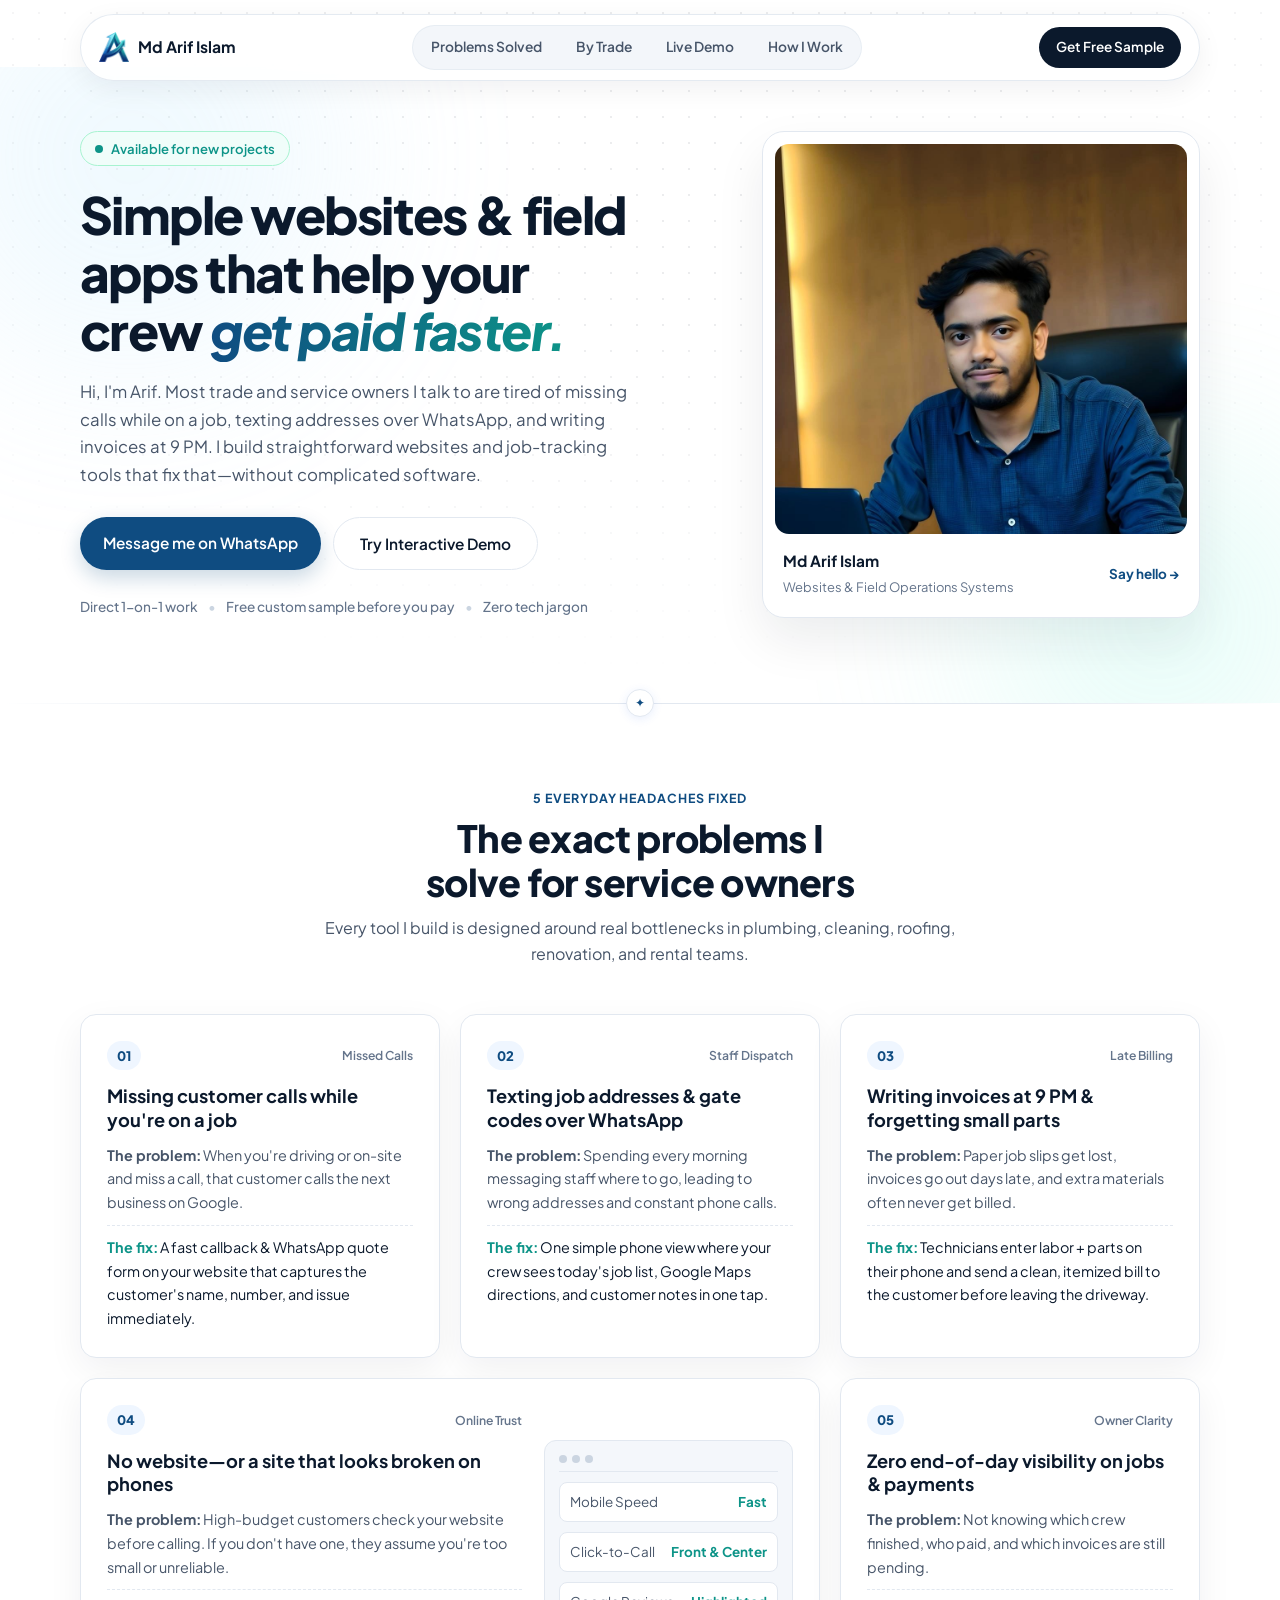
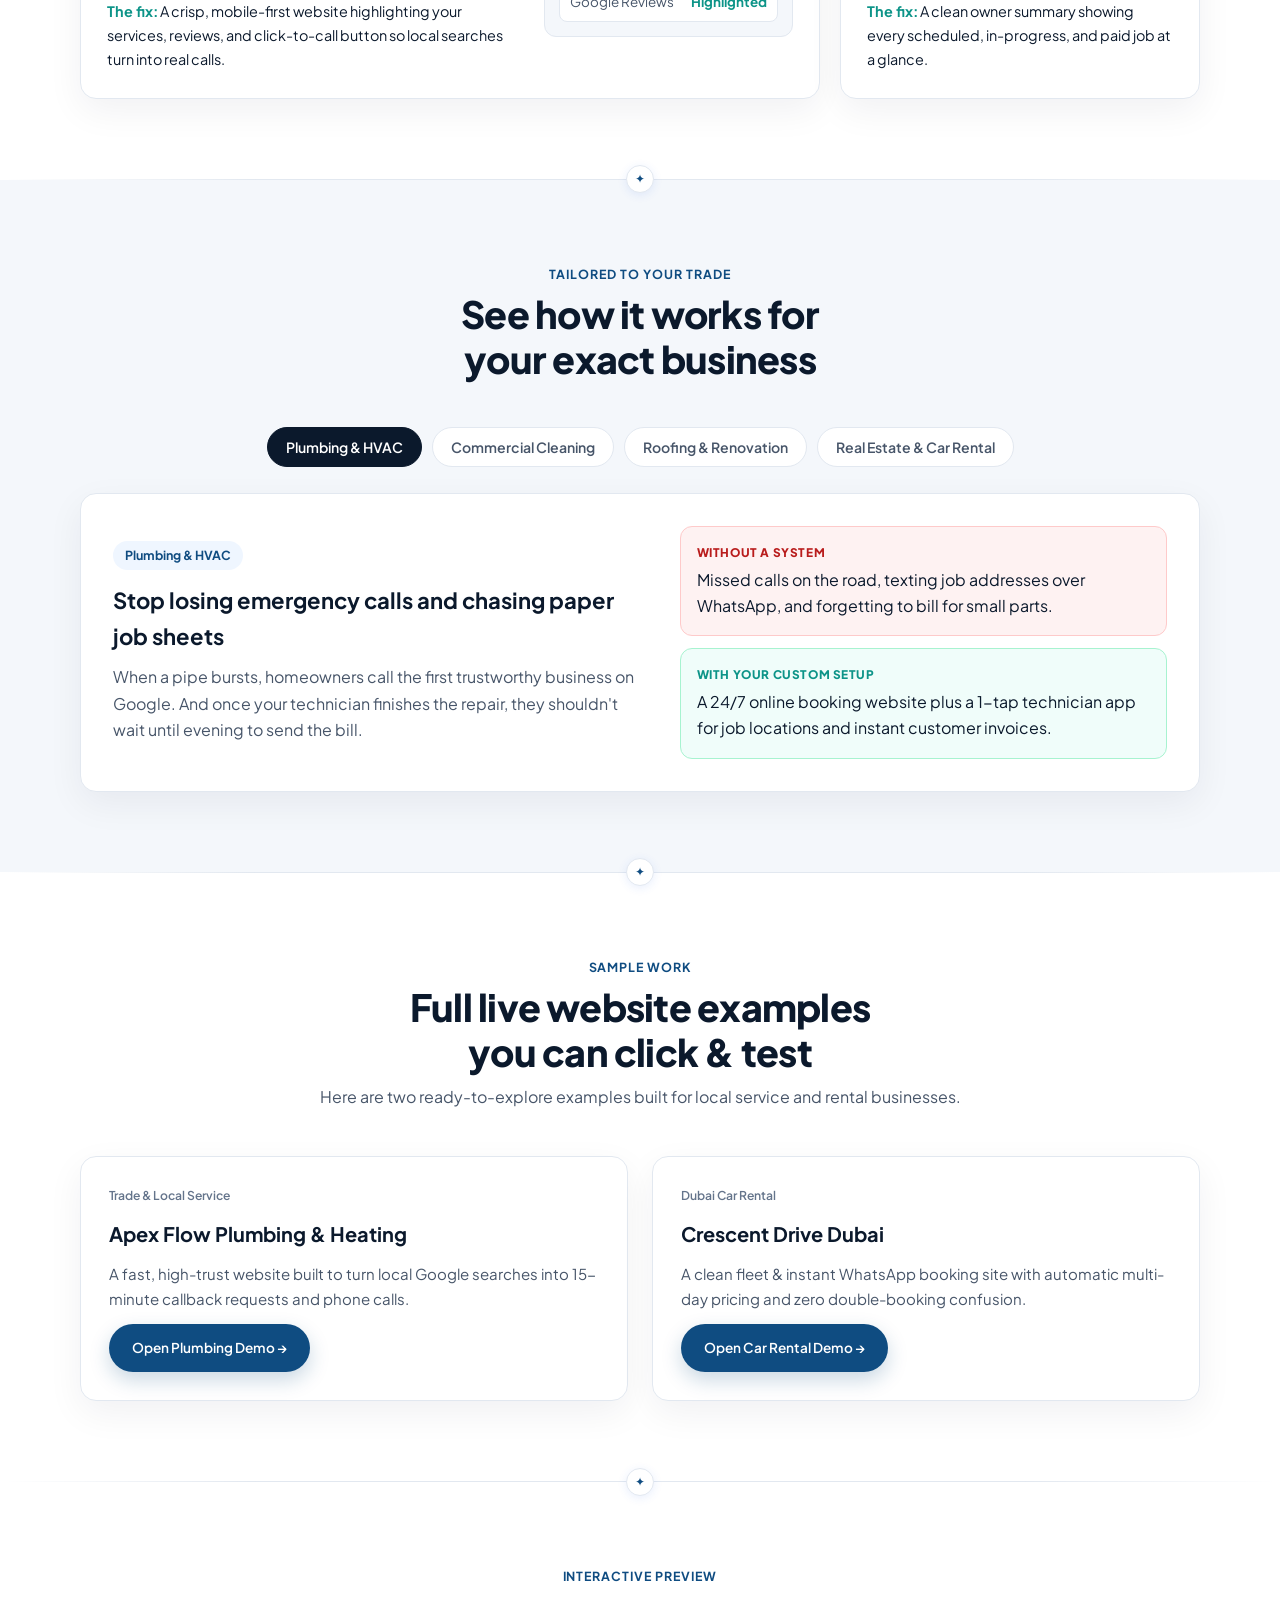
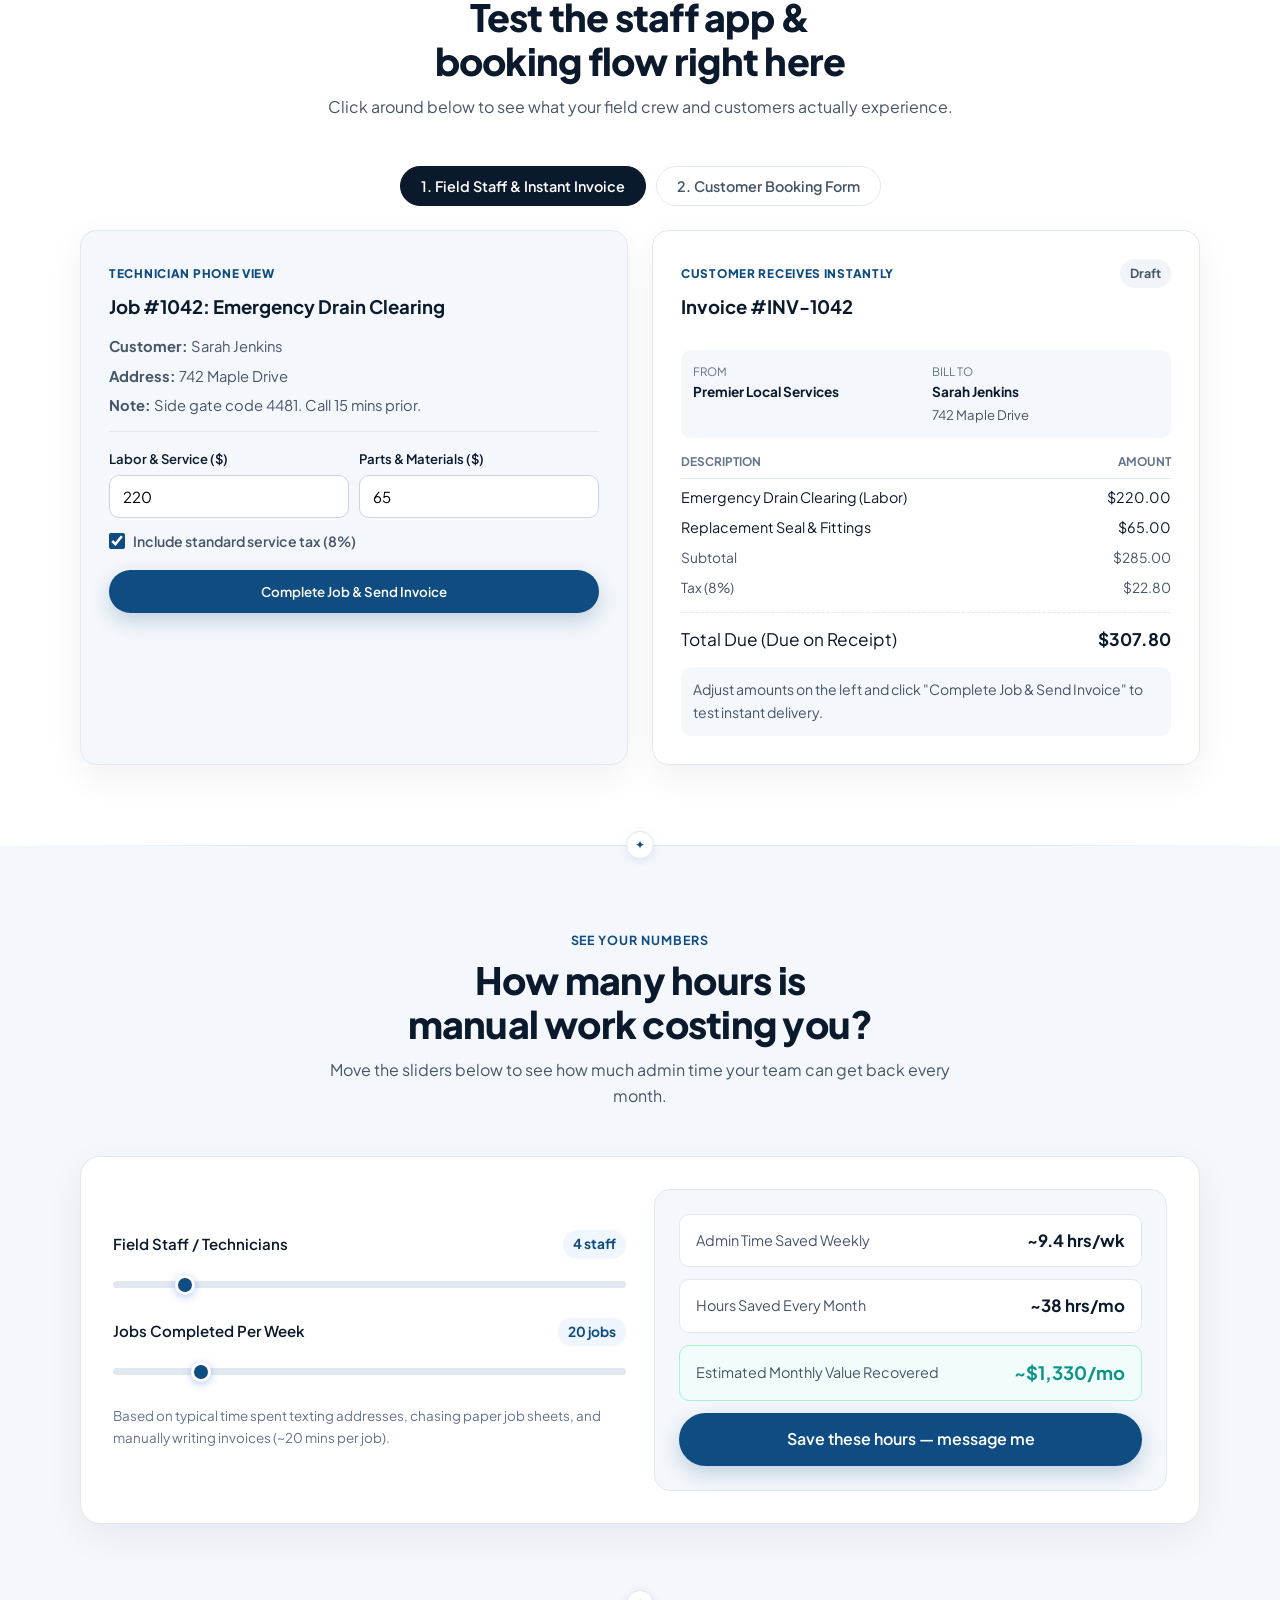
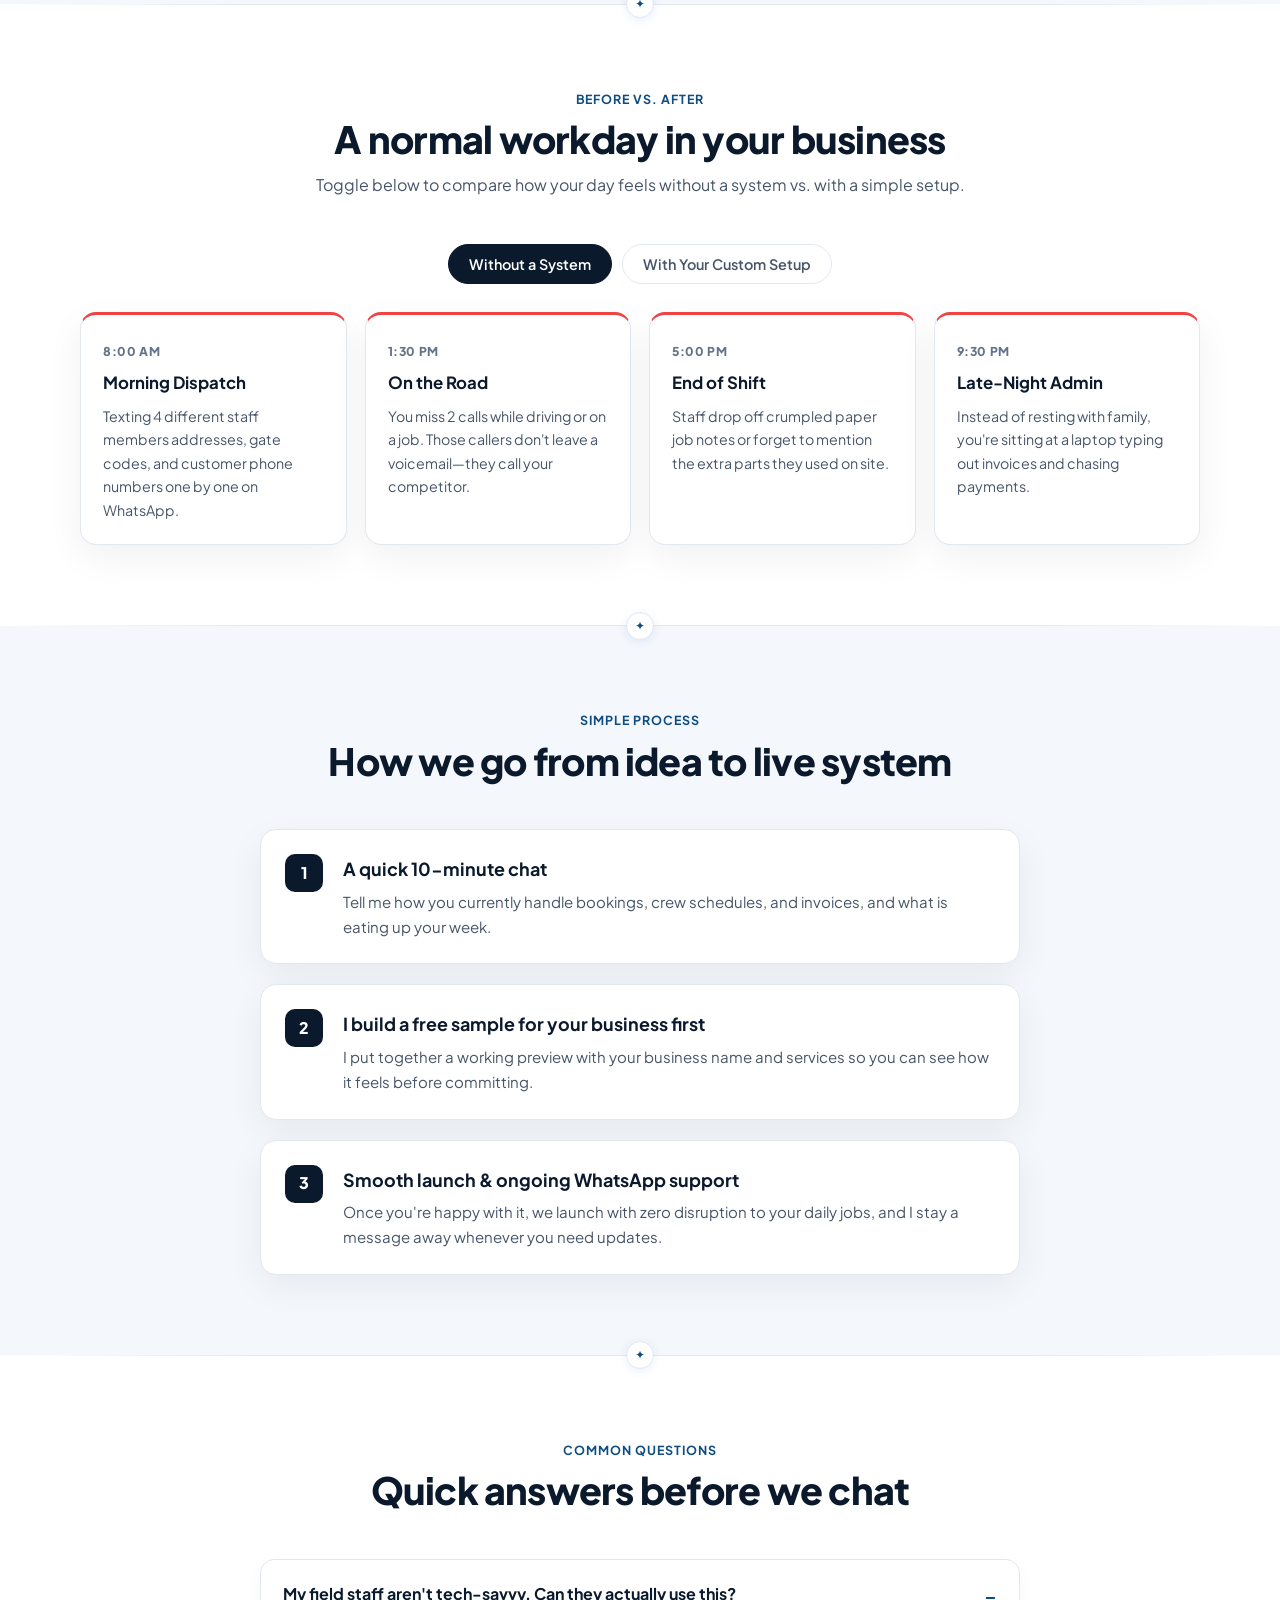
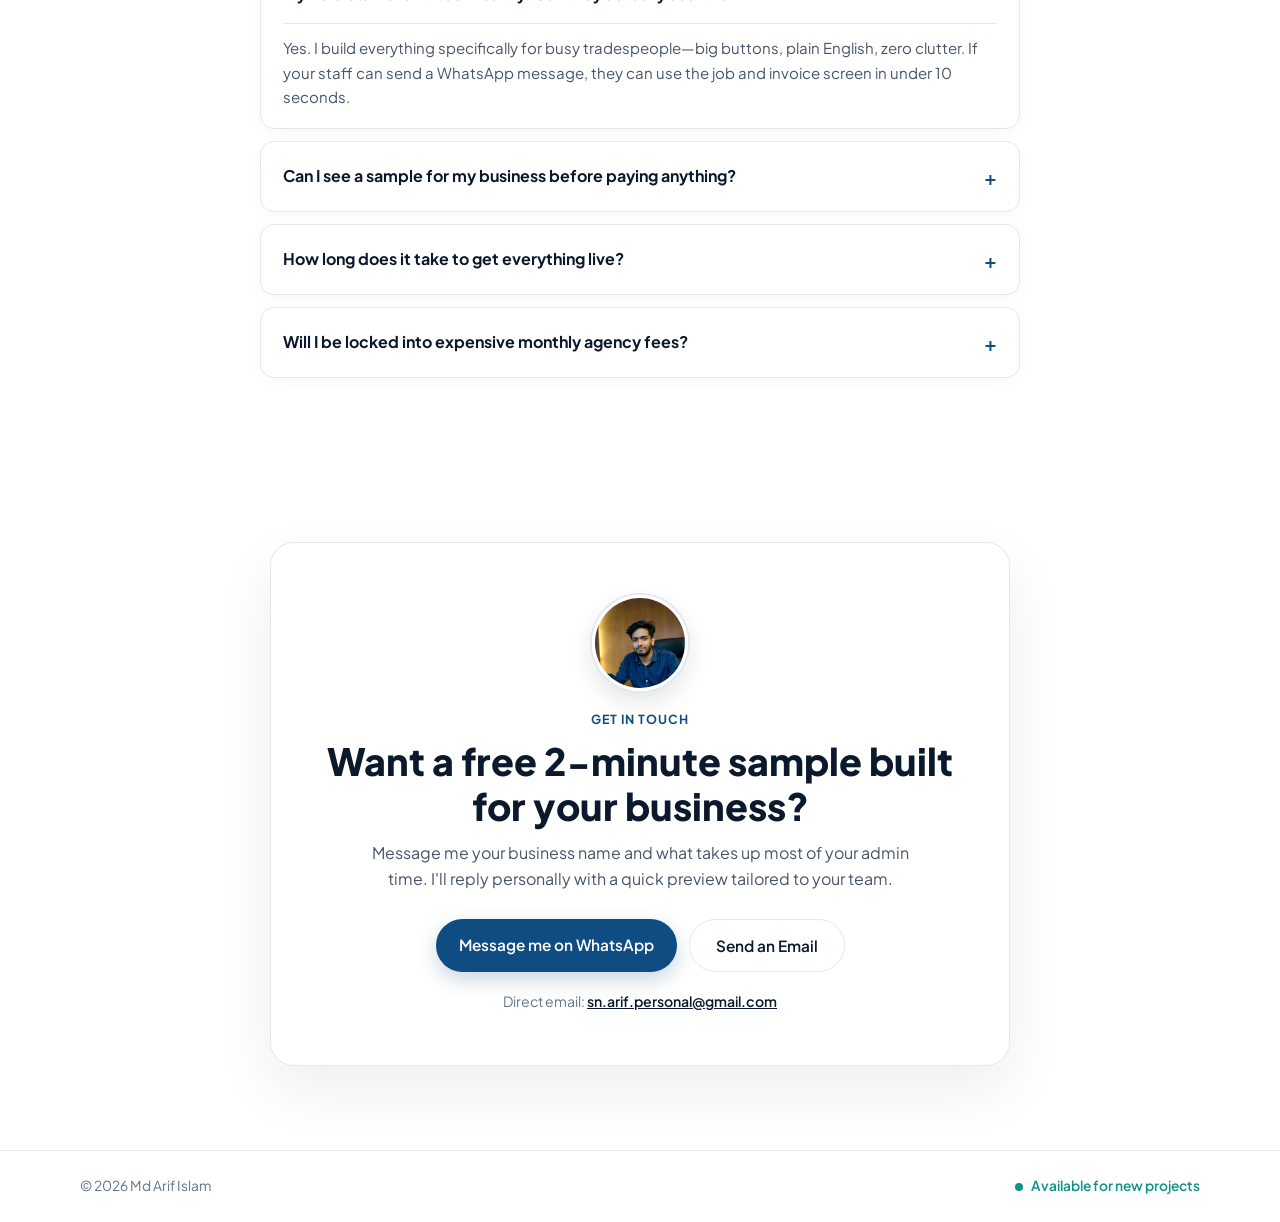
<file: index.html>
<!DOCTYPE html>
<html lang="en">
<head>
  <!-- Google tag (gtag.js) -->
  <script async src="https://www.googletagmanager.com/gtag/js?id=G-KHLZJQ4J6T"></script>
  <script>
    window.dataLayer = window.dataLayer || [];
    function gtag(){dataLayer.push(arguments);}
    gtag('js', new Date());
    gtag('config', 'G-KHLZJQ4J6T');
  </script>
  <meta charset="UTF-8" />
  <meta name="viewport" content="width=device-width, initial-scale=1.0" />
  <title>Md Arif Islam — Websites &amp; Field Apps for Service Businesses</title>
  <link rel="icon" type="image/png" href="logo.png" />
  <meta name="description" content="Helping plumbing, cleaning, roofing, renovation, real estate, and car rental owners get more local calls and manage jobs &amp; instant invoices without paperwork." />
  <link rel="preconnect" href="https://fonts.googleapis.com" />
  <link rel="preconnect" href="https://fonts.gstatic.com" crossorigin />
  <link href="https://fonts.googleapis.com/css2?family=Plus+Jakarta+Sans:wght@400;500;600;700;800&display=swap" rel="stylesheet" />
  <link rel="stylesheet" href="styles.css?v=16" />
</head>
<body>
  <div class="dot-grid-bg" aria-hidden="true"></div>

  <!-- FLOATING GLASS PILL NAVBAR -->
  <header class="navbar" id="navbar">
    <div class="container nav-inner">
      <a href="#" class="brand">
        <img src="logo.png" alt="Arif Logo" class="brand-logo" />
        <span class="brand-name" data-config="brandName">Md Arif Islam</span>
      </a>

      <nav class="nav-pill" id="navLinks">
        <a href="#problems">Problems Solved</a>
        <a href="#industries">By Trade</a>
        <a href="#demo">Live Demo</a>
        <a href="#process">How I Work</a>
        <a href="#contact" class="mobile-only-link">Get Free Sample</a>
      </nav>

      <div class="nav-right">
        <a href="#contact" class="btn btn-dark btn-sm">Get Free Sample</a>
        <button class="menu-toggle" id="menuToggle" aria-label="Toggle menu">
          <span></span><span></span><span></span>
        </button>
      </div>
    </div>
  </header>

  <main>
    <!-- HERO -->
    <section class="hero">
      <div class="hero-glow glow-blue" aria-hidden="true"></div>
      <div class="hero-glow glow-green" aria-hidden="true"></div>

      <div class="container hero-grid">
        <div class="hero-copy">
          <div class="status-pill">
            <span class="live-dot"></span>
            Available for new projects
          </div>

          <h1>
            Simple websites &amp; field apps that help your crew
            <span class="highlight-italic">get paid faster.</span>
          </h1>

          <p class="hero-sub">
            Hi, I'm Arif. Most trade and service owners I talk to are tired of missing calls while on a job,
            texting addresses over WhatsApp, and writing invoices at 9 PM. I build straightforward websites
            and job-tracking tools that fix that—without complicated software.
          </p>

          <div class="hero-actions">
            <a href="#" class="btn btn-primary btn-lg" data-whatsapp-link>
              Message me on WhatsApp
            </a>
            <a href="#demo" class="btn btn-outline btn-lg">
              Try Interactive Demo
            </a>
          </div>

          <div class="hero-proof">
            <span>Direct 1-on-1 work</span>
            <span class="sep">•</span>
            <span>Free custom sample before you pay</span>
            <span class="sep">•</span>
            <span>Zero tech jargon</span>
          </div>
        </div>

        <div class="hero-visual">
          <div class="studio-card">
            <img src="Arif_dev.jpeg" alt="Md Arif Islam" class="founder-photo" />
            <div class="studio-card-footer">
              <div>
                <strong>Md Arif Islam</strong>
                <span>Websites &amp; Field Operations Systems</span>
              </div>
              <a href="#contact" class="mini-link">Say hello &rarr;</a>
            </div>
          </div>
        </div>
      </div>
    </section>

    <div class="section-divider"><span class="divider-node">✦</span></div>

    <!-- 5 REAL BUYER PROBLEMS & SOLUTIONS (BENTO GRID) -->
    <section id="problems" class="section">
      <div class="container">
        <div class="section-head reveal">
          <span class="eyebrow">5 Everyday Headaches Fixed</span>
          <h2>The exact problems I solve for service owners</h2>
          <p>Every tool I build is designed around real bottlenecks in plumbing, cleaning, roofing, renovation, and rental teams.</p>
        </div>

        <div class="bento-grid">
          <article class="bento-card reveal">
            <div class="bento-top">
              <span class="bento-num">01</span>
              <span class="bento-tag">Missed Calls</span>
            </div>
            <h3>Missing customer calls while you're on a job</h3>
            <p class="problem-line"><strong>The problem:</strong> When you're driving or on-site and miss a call, that customer calls the next business on Google.</p>
            <p class="solution-line"><strong>The fix:</strong> A fast callback &amp; WhatsApp quote form on your website that captures the customer's name, number, and issue immediately.</p>
          </article>

          <article class="bento-card reveal delay-1">
            <div class="bento-top">
              <span class="bento-num">02</span>
              <span class="bento-tag">Staff Dispatch</span>
            </div>
            <h3>Texting job addresses &amp; gate codes over WhatsApp</h3>
            <p class="problem-line"><strong>The problem:</strong> Spending every morning messaging staff where to go, leading to wrong addresses and constant phone calls.</p>
            <p class="solution-line"><strong>The fix:</strong> One simple phone view where your crew sees today's job list, Google Maps directions, and customer notes in one tap.</p>
          </article>

          <article class="bento-card reveal delay-2">
            <div class="bento-top">
              <span class="bento-num">03</span>
              <span class="bento-tag">Late Billing</span>
            </div>
            <h3>Writing invoices at 9 PM &amp; forgetting small parts</h3>
            <p class="problem-line"><strong>The problem:</strong> Paper job slips get lost, invoices go out days late, and extra materials often never get billed.</p>
            <p class="solution-line"><strong>The fix:</strong> Technicians enter labor + parts on their phone and send a clean, itemized bill to the customer before leaving the driveway.</p>
          </article>

          <article class="bento-card bento-wide reveal">
            <div class="bento-split">
              <div>
                <div class="bento-top">
                  <span class="bento-num">04</span>
                  <span class="bento-tag">Online Trust</span>
                </div>
                <h3>No website—or a site that looks broken on phones</h3>
                <p class="problem-line"><strong>The problem:</strong> High-budget customers check your website before calling. If you don't have one, they assume you're too small or unreliable.</p>
                <p class="solution-line"><strong>The fix:</strong> A crisp, mobile-first website highlighting your services, reviews, and click-to-call button so local searches turn into real calls.</p>
              </div>
              <div class="bento-mini-ui">
                <div class="ui-bar"><span class="dot"></span><span class="dot"></span><span class="dot"></span></div>
                <div class="ui-row"><span>Mobile Speed</span><strong>Fast</strong></div>
                <div class="ui-row"><span>Click-to-Call</span><strong>Front &amp; Center</strong></div>
                <div class="ui-row"><span>Google Reviews</span><strong>Highlighted</strong></div>
              </div>
            </div>
          </article>

          <article class="bento-card reveal delay-1">
            <div class="bento-top">
              <span class="bento-num">05</span>
              <span class="bento-tag">Owner Clarity</span>
            </div>
            <h3>Zero end-of-day visibility on jobs &amp; payments</h3>
            <p class="problem-line"><strong>The problem:</strong> Not knowing which crew finished, who paid, and which invoices are still pending.</p>
            <p class="solution-line"><strong>The fix:</strong> A clean owner summary showing every scheduled, in-progress, and paid job at a glance.</p>
          </article>
        </div>
      </div>
    </section>

    <div class="section-divider"><span class="divider-node">✦</span></div>

    <!-- BY TRADE -->
    <section id="industries" class="section bg-tinted">
      <div class="container">
        <div class="section-head">
          <span class="eyebrow">Tailored to Your Trade</span>
          <h2>See how it works for your exact business</h2>
        </div>

        <div class="industry-pills" id="industryPills">
          <button class="ind-pill active" data-industry="plumbing">Plumbing &amp; HVAC</button>
          <button class="ind-pill" data-industry="cleaning">Commercial Cleaning</button>
          <button class="ind-pill" data-industry="roofing">Roofing &amp; Renovation</button>
          <button class="ind-pill" data-industry="rental">Real Estate &amp; Car Rental</button>
        </div>

        <div class="industry-spotlight">
          <div class="spotlight-left">
            <span class="spotlight-tag" id="indTag">Plumbing &amp; HVAC</span>
            <h3 id="indTitle">Stop losing emergency calls and chasing paper job sheets</h3>
            <p id="indDesc">
              When a pipe bursts, homeowners call the first trustworthy business on Google. And once your technician
              finishes the repair, they shouldn't wait until evening to send the bill.
            </p>
          </div>
          <div class="spotlight-right">
            <div class="ba-box ba-before">
              <span>Without a system</span>
              <p id="indBefore">Missed calls on the road, texting job addresses over WhatsApp, and forgetting to bill for small parts.</p>
            </div>
            <div class="ba-box ba-after">
              <span>With your custom setup</span>
              <p id="indAfter">A 24/7 online booking website plus a 1-tap technician app for job locations and instant customer invoices.</p>
            </div>
          </div>
        </div>
      </div>
    </section>

    <div class="section-divider"><span class="divider-node">✦</span></div>

    <!-- LIVE SAMPLE WEBSITES -->
    <section id="samples" class="section">
      <div class="container">
        <div class="section-head reveal">
          <span class="eyebrow">Sample Work</span>
          <h2>Full live website examples you can click &amp; test</h2>
          <p>Here are two ready-to-explore examples built for local service and rental businesses.</p>
        </div>

        <div class="sample-grid">
          <div class="sample-card reveal">
            <span class="bento-tag">Trade &amp; Local Service</span>
            <h3>Apex Flow Plumbing &amp; Heating</h3>
            <p>A fast, high-trust website built to turn local Google searches into 15-minute callback requests and phone calls.</p>
            <a href="demos/plumbing.html" target="_blank" class="btn btn-primary btn-sm">Open Plumbing Demo &rarr;</a>
          </div>
          <div class="sample-card reveal delay-1">
            <span class="bento-tag">Dubai Car Rental</span>
            <h3>Crescent Drive Dubai</h3>
            <p>A clean fleet &amp; instant WhatsApp booking site with automatic multi-day pricing and zero double-booking confusion.</p>
            <a href="demos/rental.html" target="_blank" class="btn btn-primary btn-sm">Open Car Rental Demo &rarr;</a>
          </div>
        </div>
      </div>
    </section>

    <div class="section-divider"><span class="divider-node">✦</span></div>

    <!-- INTERACTIVE DEMO -->
    <section id="demo" class="section">
      <div class="container">
        <div class="section-head reveal">
          <span class="eyebrow">Interactive Preview</span>
          <h2>Test the staff app &amp; booking flow right here</h2>
          <p>Click around below to see what your field crew and customers actually experience.</p>
        </div>

        <div class="demo-tabs">
          <button class="tab-btn active" data-tab="staff">1. Field Staff &amp; Instant Invoice</button>
          <button class="tab-btn" data-tab="booking">2. Customer Booking Form</button>
        </div>

        <div class="demo-panel active" id="tab-staff">
          <div class="demo-grid">
            <div class="demo-card staff-card">
              <span class="demo-label">Technician Phone View</span>
              <h4>Job #1042: Emergency Drain Clearing</h4>
              <div class="job-meta">
                <div><strong>Customer:</strong> Sarah Jenkins</div>
                <div><strong>Address:</strong> 742 Maple Drive</div>
                <div><strong>Note:</strong> Side gate code 4481. Call 15 mins prior.</div>
              </div>
              <div class="invoice-controls">
                <div class="line-item-inputs">
                  <div>
                    <label for="laborAmount">Labor &amp; Service ($)</label>
                    <input id="laborAmount" type="number" value="220" min="0" />
                  </div>
                  <div>
                    <label for="partsAmount">Parts &amp; Materials ($)</label>
                    <input id="partsAmount" type="number" value="65" min="0" />
                  </div>
                </div>
                <label class="checkbox-row">
                  <input type="checkbox" id="includeTax" checked />
                  <span>Include standard service tax (8%)</span>
                </label>
                <button id="sendInvoiceBtn" class="btn btn-primary">Complete Job &amp; Send Invoice</button>
              </div>
            </div>

            <div class="demo-card invoice-card" id="invoicePreview">
              <div class="inv-top-bar">
                <div>
                  <span class="demo-label">Customer Receives Instantly</span>
                  <h4>Invoice #INV-1042</h4>
                </div>
                <span class="inv-badge" id="invBadge">Draft</span>
              </div>

              <div class="inv-meta-grid">
                <div>
                  <small>From</small>
                  <strong data-config="demoCompany">Premier Local Services</strong>
                </div>
                <div>
                  <small>Bill To</small>
                  <strong>Sarah Jenkins</strong>
                  <span>742 Maple Drive</span>
                </div>
              </div>

              <div class="inv-table">
                <div class="inv-row inv-head">
                  <span>Description</span>
                  <span>Amount</span>
                </div>
                <div class="inv-row">
                  <span>Emergency Drain Clearing (Labor)</span>
                  <span id="invLabor">$220.00</span>
                </div>
                <div class="inv-row">
                  <span>Replacement Seal &amp; Fittings</span>
                  <span id="invParts">$65.00</span>
                </div>
                <div class="inv-row subtle">
                  <span>Subtotal</span>
                  <span id="invSubtotal">$285.00</span>
                </div>
                <div class="inv-row subtle" id="taxRow">
                  <span>Tax (8%)</span>
                  <span id="invTax">$22.80</span>
                </div>
              </div>

              <div class="total-line">
                <span>Total Due (Due on Receipt)</span>
                <strong id="invoiceTotal">$307.80</strong>
              </div>

              <p id="invoiceStatus" class="status-note">
                Adjust amounts on the left and click "Complete Job &amp; Send Invoice" to test instant delivery.
              </p>
            </div>
          </div>
        </div>

        <div class="demo-panel" id="tab-booking">
          <div class="demo-grid">
            <div class="demo-card">
              <span class="demo-label">Website Visitor View</span>
              <h4>Request a Fast Callback or Quote</h4>
              <form id="demoBookingForm" class="mini-form">
                <input type="text" id="custName" placeholder="Customer Name (e.g. John Miller)" required />
                <input type="text" id="custService" placeholder="Service Needed (e.g. Roof Leak Repair)" required />
                <input type="text" id="custPhone" placeholder="Phone Number" required />
                <button type="submit" class="btn btn-primary">Request Callback</button>
              </form>
            </div>

            <div class="demo-card">
              <span class="demo-label">Owner Schedule View</span>
              <div id="bookingOutput" class="booking-output">
                <p>Fill out the form on the left and click <strong>Request Callback</strong> to see how every website visitor turns into an organized lead.</p>
              </div>
            </div>
          </div>
        </div>
      </div>
    </section>

    <div class="section-divider"><span class="divider-node">✦</span></div>

    <!-- TIME & MONEY SAVED CALCULATOR -->
    <section id="calculator" class="section bg-tinted">
      <div class="container">
        <div class="section-head reveal">
          <span class="eyebrow">See Your Numbers</span>
          <h2>How many hours is manual work costing you?</h2>
          <p>Move the sliders below to see how much admin time your team can get back every month.</p>
        </div>

        <div class="calc-grid reveal">
          <div class="calc-inputs">
            <div class="slider-group">
              <div class="slider-top">
                <label for="staffRange">Field Staff / Technicians</label>
                <strong id="staffVal">4 staff</strong>
              </div>
              <input type="range" id="staffRange" min="1" max="25" value="4" />
            </div>

            <div class="slider-group">
              <div class="slider-top">
                <label for="jobsRange">Jobs Completed Per Week</label>
                <strong id="jobsVal">20 jobs</strong>
              </div>
              <input type="range" id="jobsRange" min="5" max="100" step="5" value="20" />
            </div>

            <p class="calc-footnote">
              Based on typical time spent texting addresses, chasing paper job sheets, and manually writing invoices (~20 mins per job).
            </p>
          </div>

          <div class="calc-results">
            <div class="calc-stat">
              <span>Admin Time Saved Weekly</span>
              <strong id="weeklyHours">~9.5 hrs/wk</strong>
            </div>
            <div class="calc-stat">
              <span>Hours Saved Every Month</span>
              <strong id="monthlyHours">~38 hrs/mo</strong>
            </div>
            <div class="calc-stat highlight-stat">
              <span>Estimated Monthly Value Recovered</span>
              <strong id="monthlyValue">~$1,330/mo</strong>
            </div>
            <a href="#" class="btn btn-primary" data-whatsapp-link>Save these hours — message me</a>
          </div>
        </div>
      </div>
    </section>

    <div class="section-divider"><span class="divider-node">✦</span></div>

    <!-- DAY IN THE LIFE COMPARISON -->
    <section id="day-compare" class="section">
      <div class="container">
        <div class="section-head reveal">
          <span class="eyebrow">Before vs. After</span>
          <h2>A normal workday in your business</h2>
          <p>Toggle below to compare how your day feels without a system vs. with a simple setup.</p>
        </div>

        <div class="day-toggle-wrap">
          <button class="day-btn active" data-day="before">Without a System</button>
          <button class="day-btn" data-day="after">With Your Custom Setup</button>
        </div>

        <div class="day-grid" id="dayGrid">
          <div class="day-card is-before">
            <span class="day-time">8:00 AM</span>
            <h4>Morning Dispatch</h4>
            <p>Texting 4 different staff members addresses, gate codes, and customer phone numbers one by one on WhatsApp.</p>
          </div>
          <div class="day-card is-before">
            <span class="day-time">1:30 PM</span>
            <h4>On the Road</h4>
            <p>You miss 2 calls while driving or on a job. Those callers don't leave a voicemail—they call your competitor.</p>
          </div>
          <div class="day-card is-before">
            <span class="day-time">5:00 PM</span>
            <h4>End of Shift</h4>
            <p>Staff drop off crumpled paper job notes or forget to mention the extra parts they used on site.</p>
          </div>
          <div class="day-card is-before">
            <span class="day-time">9:30 PM</span>
            <h4>Late-Night Admin</h4>
            <p>Instead of resting with family, you're sitting at a laptop typing out invoices and chasing payments.</p>
          </div>
        </div>
      </div>
    </section>

    <div class="section-divider"><span class="divider-node">✦</span></div>

    <!-- PROCESS TIMELINE -->
    <section id="process" class="section bg-tinted">
      <div class="container">
        <div class="section-head reveal">
          <span class="eyebrow">Simple Process</span>
          <h2>How we go from idea to live system</h2>
        </div>

        <div class="timeline">
          <div class="timeline-item reveal">
            <div class="timeline-node">1</div>
            <div class="timeline-content">
              <h3>A quick 10-minute chat</h3>
              <p>Tell me how you currently handle bookings, crew schedules, and invoices, and what is eating up your week.</p>
            </div>
          </div>
          <div class="timeline-item reveal delay-1">
            <div class="timeline-node">2</div>
            <div class="timeline-content">
              <h3>I build a free sample for your business first</h3>
              <p>I put together a working preview with your business name and services so you can see how it feels before committing.</p>
            </div>
          </div>
          <div class="timeline-item reveal delay-2">
            <div class="timeline-node">3</div>
            <div class="timeline-content">
              <h3>Smooth launch &amp; ongoing WhatsApp support</h3>
              <p>Once you're happy with it, we launch with zero disruption to your daily jobs, and I stay a message away whenever you need updates.</p>
            </div>
          </div>
        </div>
      </div>
    </section>

    <div class="section-divider"><span class="divider-node">✦</span></div>

    <!-- FAQ -->
    <section id="faq" class="section">
      <div class="container">
        <div class="section-head reveal">
          <span class="eyebrow">Common Questions</span>
          <h2>Quick answers before we chat</h2>
        </div>

        <div class="faq-list">
          <details class="faq-item" open>
            <summary>My field staff aren't tech-savvy. Can they actually use this?</summary>
            <p>Yes. I build everything specifically for busy tradespeople—big buttons, plain English, zero clutter. If your staff can send a WhatsApp message, they can use the job and invoice screen in under 10 seconds.</p>
          </details>
          <details class="faq-item">
            <summary>Can I see a sample for my business before paying anything?</summary>
            <p>Yes. Just message me your business name and what takes up most of your admin time. I'll put together a quick, working preview with your branding so you can test it first.</p>
          </details>
          <details class="faq-item">
            <summary>How long does it take to get everything live?</summary>
            <p>A clean business website usually takes 3 to 5 days. A custom field-staff job and invoice app typically takes 1 to 2 weeks, launched smoothly without interrupting your current jobs.</p>
          </details>
          <details class="faq-item">
            <summary>Will I be locked into expensive monthly agency fees?</summary>
            <p>No. You own your website and setup outright, with simple, transparent pricing and direct WhatsApp support whenever you need tweaks.</p>
          </details>
        </div>
      </div>
    </section>

    <!-- CONTACT -->
    <section id="contact" class="section contact-section">
      <div class="container">
        <div class="contact-card reveal">
          <img src="Arif_dev.jpeg" alt="Md Arif Islam" class="profile-avatar" />
          <span class="eyebrow">Get in Touch</span>
          <h2>Want a free 2-minute sample built for your business?</h2>
          <p class="contact-sub">
            Message me your business name and what takes up most of your admin time. I'll reply personally with a quick preview tailored to your team.
          </p>
          <div class="contact-actions">
            <a href="#" class="btn btn-primary btn-lg" data-whatsapp-link>Message me on WhatsApp</a>
            <a href="#" class="btn btn-outline btn-lg" data-email-link>Send an Email</a>
          </div>
          <p class="contact-meta">Direct email: <a href="#" data-email-link><span data-config="emailText">sn.arif.personal@gmail.com</span></a></p>
        </div>
      </div>
    </section>
  </main>

  <footer class="footer">
    <div class="container footer-inner">
      <p>&copy; <span id="year"></span> <span data-config="brandName">Md Arif Islam</span></p>
      <div class="footer-status">
        <span class="live-dot"></span>
        <span>Available for new projects</span>
      </div>
    </div>
  </footer>

  <script src="script.js?v=12"></script>
</body>
</html>
</file>
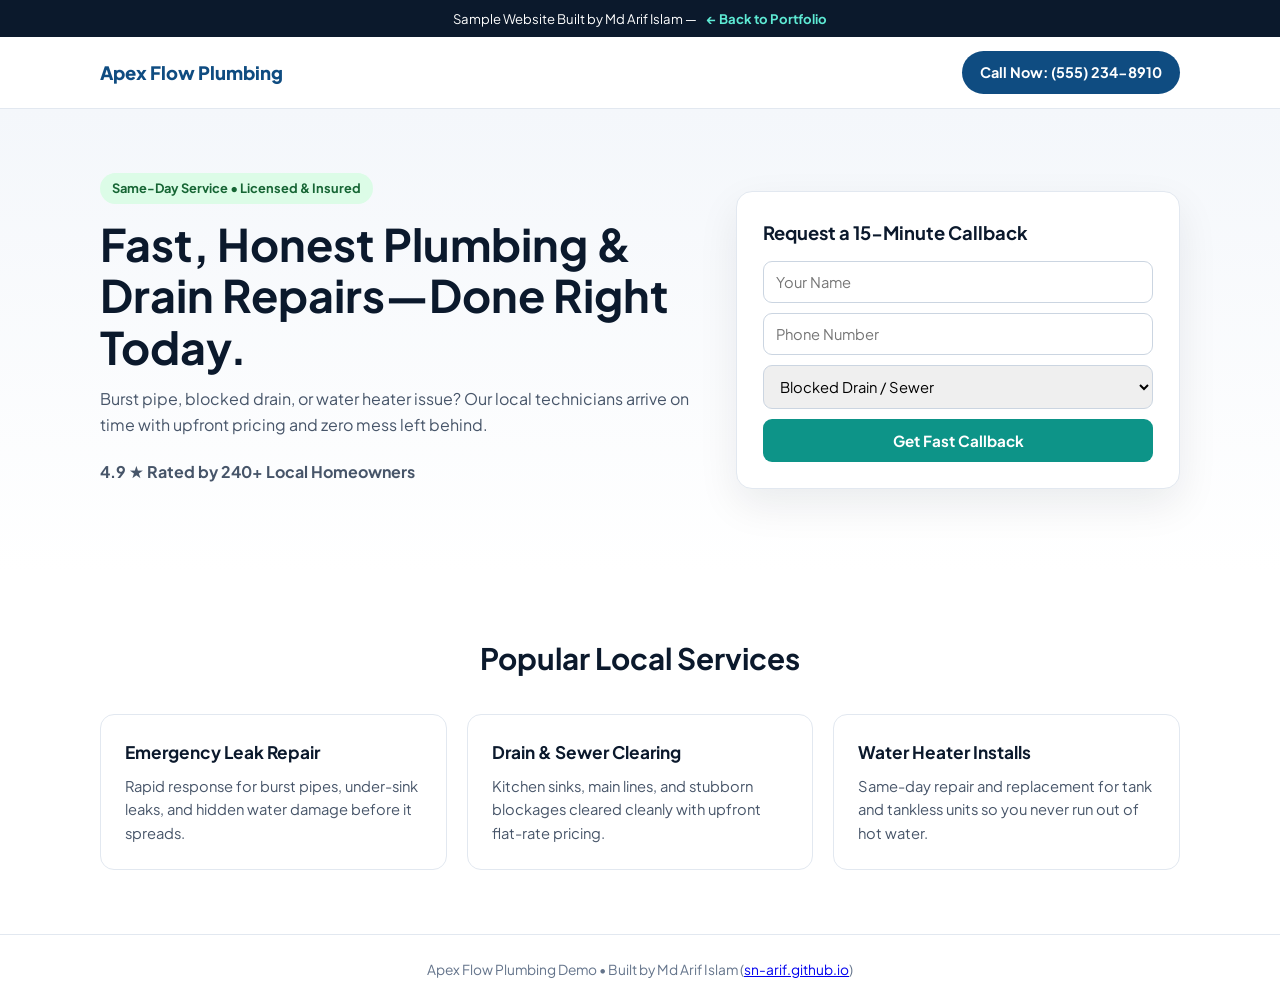
<file: demos/plumbing.html>
<!DOCTYPE html>
<html lang="en">
<head>
  <!-- Google tag (gtag.js) -->
  <script async src="https://www.googletagmanager.com/gtag/js?id=G-KHLZJQ4J6T"></script>
  <script>
    window.dataLayer = window.dataLayer || [];
    function gtag(){dataLayer.push(arguments);}
    gtag('js', new Date());
    gtag('config', 'G-KHLZJQ4J6T');
  </script>
  <meta charset="UTF-8" />
  <meta name="viewport" content="width=device-width, initial-scale=1.0" />
  <title>Apex Flow Plumbing &amp; Heating — 24/7 Local Service</title>
  <link href="https://fonts.googleapis.com/css2?family=Plus+Jakarta+Sans:wght@400;500;600;700;800&display=swap" rel="stylesheet" />
  <style>
    * { box-sizing: border-box; margin: 0; padding: 0; }
    body { font-family: 'Plus Jakarta Sans', sans-serif; color: #0b192c; background: #fff; line-height: 1.6; }
    .demo-banner { background: #0b192c; color: #fff; text-align: center; padding: 8px 16px; font-size: 0.82rem; }
    .demo-banner a { color: #5eead4; font-weight: 700; text-decoration: none; margin-left: 8px; }
    .container { width: min(1080px, 92%); margin: 0 auto; }
    header { border-bottom: 1px solid #e2e8f0; padding: 14px 0; background: #fff; position: sticky; top: 0; z-index: 20; }
    .nav { display: flex; justify-content: space-between; align-items: center; gap: 12px; flex-wrap: wrap; }
    .logo { font-weight: 800; font-size: 1.15rem; color: #0f4c81; }
    .call-btn { background: #0f4c81; color: #fff; text-decoration: none; padding: 10px 18px; border-radius: 999px; font-weight: 700; font-size: 0.9rem; }
    .hero { padding: 64px 0; background: linear-gradient(180deg, #f4f7fb 0%, #ffffff 100%); }
    .hero-grid { display: grid; grid-template-columns: 1.15fr 0.85fr; gap: 36px; align-items: center; }
    .pill { display: inline-block; background: #dcfce7; color: #166534; padding: 5px 12px; border-radius: 999px; font-size: 0.8rem; font-weight: 700; margin-bottom: 14px; }
    h1 { font-size: clamp(2rem, 3.6vw, 2.8rem); line-height: 1.15; margin-bottom: 14px; }
    .hero p { color: #475569; margin-bottom: 22px; }
    .quote-box { background: #fff; border: 1px solid #e2e8f0; border-radius: 16px; padding: 26px; box-shadow: 0 16px 40px rgba(11,25,44,0.08); }
    .quote-box h3 { margin-bottom: 14px; font-size: 1.15rem; }
    .form-grid { display: grid; gap: 10px; }
    input, select { width: 100%; padding: 11px 12px; border: 1px solid #cbd5e1; border-radius: 9px; font-family: inherit; font-size: 0.92rem; }
    button { background: #0d9488; color: #fff; border: none; padding: 12px; border-radius: 9px; font-weight: 700; font-size: 0.95rem; cursor: pointer; font-family: inherit; }
    .ok-msg { display: none; margin-top: 10px; padding: 10px; background: #dcfce7; color: #166534; border-radius: 8px; font-size: 0.88rem; font-weight: 600; }
    .services { padding: 64px 0; }
    .services h2 { text-align: center; font-size: 1.85rem; margin-bottom: 32px; }
    .grid-3 { display: grid; grid-template-columns: repeat(3, 1fr); gap: 20px; }
    .card { border: 1px solid #e2e8f0; border-radius: 14px; padding: 24px; background: #fff; }
    .card h4 { margin-bottom: 8px; font-size: 1.08rem; }
    .card p { color: #475569; font-size: 0.92rem; }
    footer { border-top: 1px solid #e2e8f0; padding: 24px 0; text-align: center; color: #64748b; font-size: 0.86rem; }
    @media (max-width: 820px) { .hero-grid, .grid-3 { grid-template-columns: 1fr; } }
  </style>
</head>
<body>
  <div class="demo-banner">
    Sample Website Built by Md Arif Islam — <a href="../index.html">&larr; Back to Portfolio</a>
  </div>
  <header>
    <div class="container nav">
      <div class="logo">Apex Flow Plumbing</div>
      <a href="#quote" class="call-btn">Call Now: (555) 234-8910</a>
    </div>
  </header>

  <section class="hero">
    <div class="container hero-grid">
      <div>
        <span class="pill">Same-Day Service • Licensed &amp; Insured</span>
        <h1>Fast, Honest Plumbing &amp; Drain Repairs—Done Right Today.</h1>
        <p>Burst pipe, blocked drain, or water heater issue? Our local technicians arrive on time with upfront pricing and zero mess left behind.</p>
        <p><strong>4.9 ★ Rated by 240+ Local Homeowners</strong></p>
      </div>
      <div class="quote-box" id="quote">
        <h3>Request a 15-Minute Callback</h3>
        <form class="form-grid" id="plumbForm">
          <input type="text" placeholder="Your Name" required />
          <input type="tel" placeholder="Phone Number" required />
          <select>
            <option>Blocked Drain / Sewer</option>
            <option>Leak / Pipe Repair</option>
            <option>Water Heater Service</option>
            <option>Emergency Call-Out</option>
          </select>
          <button type="submit">Get Fast Callback</button>
        </form>
        <div class="ok-msg" id="plumbOk">✓ Request received! Our nearest technician will call you within 15 minutes.</div>
      </div>
    </div>
  </section>

  <section class="services">
    <div class="container">
      <h2>Popular Local Services</h2>
      <div class="grid-3">
        <div class="card">
          <h4>Emergency Leak Repair</h4>
          <p>Rapid response for burst pipes, under-sink leaks, and hidden water damage before it spreads.</p>
        </div>
        <div class="card">
          <h4>Drain &amp; Sewer Clearing</h4>
          <p>Kitchen sinks, main lines, and stubborn blockages cleared cleanly with upfront flat-rate pricing.</p>
        </div>
        <div class="card">
          <h4>Water Heater Installs</h4>
          <p>Same-day repair and replacement for tank and tankless units so you never run out of hot water.</p>
        </div>
      </div>
    </div>
  </section>

  <footer>
    <div class="container">Apex Flow Plumbing Demo • Built by Md Arif Islam (<a href="../index.html">sn-arif.github.io</a>)</div>
  </footer>

  <script>
    document.getElementById("plumbForm").addEventListener("submit", e => {
      e.preventDefault();
      document.getElementById("plumbOk").style.display = "block";
    });
  </script>
</body>
</html>
</file>
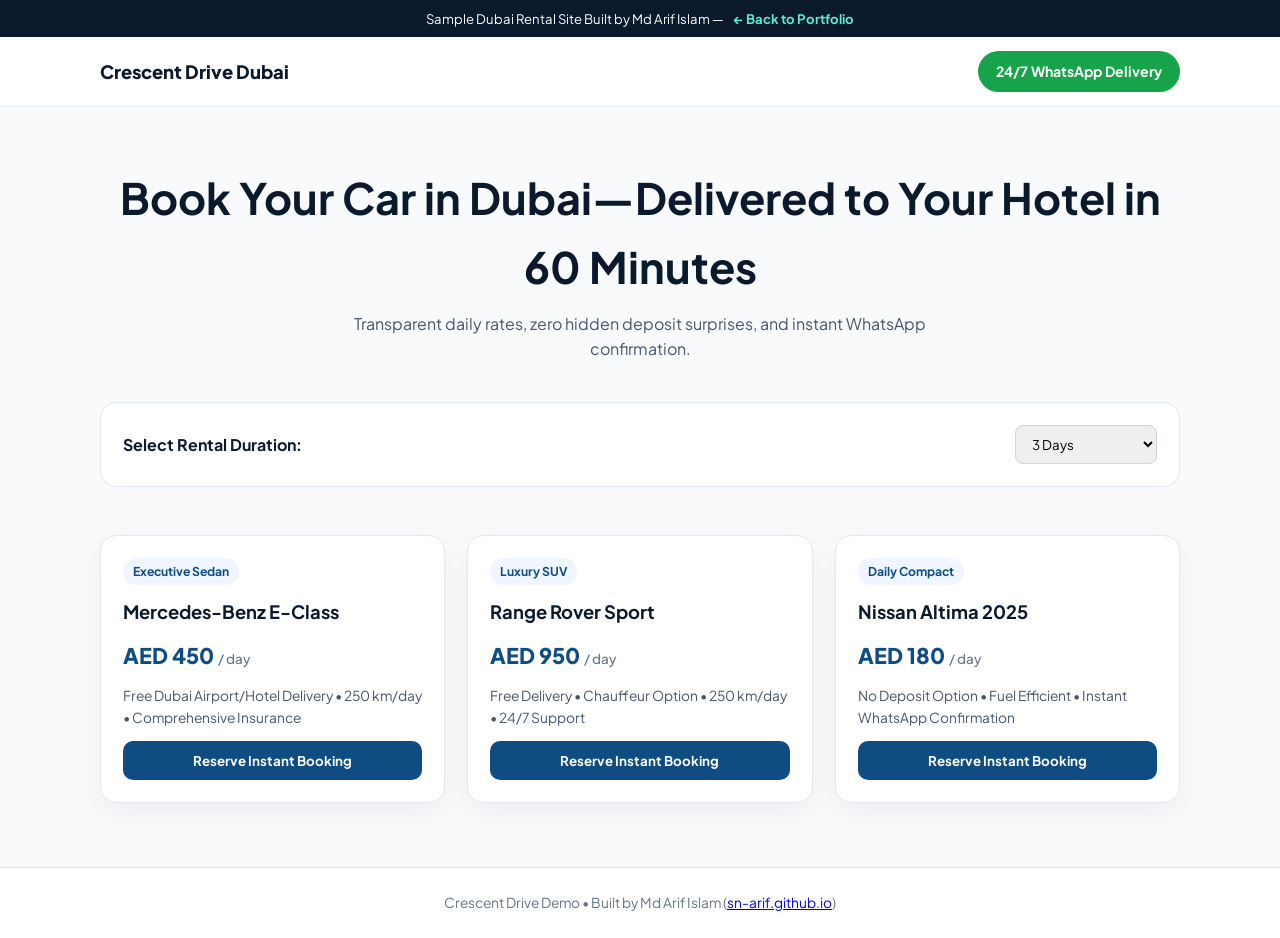
<file: demos/rental.html>
<!DOCTYPE html>
<html lang="en">
<head>
  <!-- Google tag (gtag.js) -->
  <script async src="https://www.googletagmanager.com/gtag/js?id=G-KHLZJQ4J6T"></script>
  <script>
    window.dataLayer = window.dataLayer || [];
    function gtag(){dataLayer.push(arguments);}
    gtag('js', new Date());
    gtag('config', 'G-KHLZJQ4J6T');
  </script>
  <meta charset="UTF-8" />
  <meta name="viewport" content="width=device-width, initial-scale=1.0" />
  <title>Crescent Drive Dubai — Instant Car Rental &amp; Booking</title>
  <link href="https://fonts.googleapis.com/css2?family=Plus+Jakarta+Sans:wght@400;500;600;700;800&display=swap" rel="stylesheet" />
  <style>
    * { box-sizing: border-box; margin: 0; padding: 0; }
    body { font-family: 'Plus Jakarta Sans', sans-serif; color: #0b192c; background: #f8fafc; line-height: 1.6; }
    .demo-banner { background: #0b192c; color: #fff; text-align: center; padding: 8px 16px; font-size: 0.82rem; }
    .demo-banner a { color: #5eead4; font-weight: 700; text-decoration: none; margin-left: 8px; }
    .container { width: min(1080px, 92%); margin: 0 auto; }
    header { background: #fff; border-bottom: 1px solid #e2e8f0; padding: 14px 0; }
    .nav { display: flex; justify-content: space-between; align-items: center; gap: 12px; flex-wrap: wrap; }
    .logo { font-weight: 800; font-size: 1.15rem; color: #0b192c; }
    .wa-btn { background: #16a34a; color: #fff; text-decoration: none; padding: 9px 18px; border-radius: 999px; font-weight: 700; font-size: 0.88rem; }
    .hero { padding: 56px 0 40px; text-align: center; }
    h1 { font-size: clamp(1.9rem, 3.5vw, 2.7rem); margin-bottom: 10px; }
    .hero p { color: #475569; max-width: 600px; margin: 0 auto; }
    .fleet { display: grid; grid-template-columns: repeat(3, 1fr); gap: 22px; padding: 24px 0 64px; }
    .car-card { background: #fff; border: 1px solid #e2e8f0; border-radius: 16px; padding: 22px; display: grid; gap: 12px; box-shadow: 0 10px 28px rgba(11,25,44,0.05); }
    .car-tag { display: inline-block; width: fit-content; background: #eff6ff; color: #0f4c81; font-size: 0.76rem; font-weight: 700; padding: 4px 10px; border-radius: 999px; }
    .car-card h3 { font-size: 1.15rem; }
    .price { font-size: 1.35rem; font-weight: 800; color: #0f4c81; }
    .price span { font-size: 0.84rem; color: #64748b; font-weight: 500; }
    .specs { font-size: 0.86rem; color: #475569; }
    .book-btn { background: #0f4c81; color: #fff; border: none; padding: 11px; border-radius: 10px; font-weight: 700; cursor: pointer; font-family: inherit; }
    .calc-bar { background: #fff; border: 1px solid #e2e8f0; border-radius: 16px; padding: 22px; margin-bottom: 24px; display: flex; justify-content: space-between; align-items: center; flex-wrap: wrap; gap: 14px; }
    .calc-bar select { padding: 9px 12px; border-radius: 8px; border: 1px solid #cbd5e1; font-family: inherit; }
    .confirm { display: none; background: #dcfce7; color: #166534; padding: 14px 18px; border-radius: 12px; margin-bottom: 24px; font-weight: 600; text-align: center; }
    footer { border-top: 1px solid #e2e8f0; padding: 24px 0; text-align: center; color: #64748b; font-size: 0.86rem; background: #fff; }
    @media (max-width: 820px) { .fleet { grid-template-columns: 1fr; } }
  </style>
</head>
<body>
  <div class="demo-banner">
    Sample Dubai Rental Site Built by Md Arif Islam — <a href="../index.html">&larr; Back to Portfolio</a>
  </div>
  <header>
    <div class="container nav">
      <div class="logo">Crescent Drive Dubai</div>
      <a href="#fleet" class="wa-btn">24/7 WhatsApp Delivery</a>
    </div>
  </header>

  <section class="hero">
    <div class="container">
      <h1>Book Your Car in Dubai—Delivered to Your Hotel in 60 Minutes</h1>
      <p>Transparent daily rates, zero hidden deposit surprises, and instant WhatsApp confirmation.</p>
    </div>
  </section>

  <div class="container" id="fleet">
    <div class="calc-bar">
      <div><strong>Select Rental Duration:</strong></div>
      <div>
        <select id="daysSelect">
          <option value="1">1 Day</option>
          <option value="3" selected>3 Days</option>
          <option value="7">7 Days (Weekly)</option>
        </select>
      </div>
    </div>

    <div class="confirm" id="bookConfirm"></div>

    <div class="fleet">
      <div class="car-card">
        <span class="car-tag">Executive Sedan</span>
        <h3>Mercedes-Benz E-Class</h3>
        <div class="price" data-rate="450">AED 450 <span>/ day</span></div>
        <div class="specs">Free Dubai Airport/Hotel Delivery • 250 km/day • Comprehensive Insurance</div>
        <button class="book-btn" onclick="bookCar('Mercedes-Benz E-Class', 450)">Reserve Instant Booking</button>
      </div>
      <div class="car-card">
        <span class="car-tag">Luxury SUV</span>
        <h3>Range Rover Sport</h3>
        <div class="price" data-rate="950">AED 950 <span>/ day</span></div>
        <div class="specs">Free Delivery • Chauffeur Option • 250 km/day • 24/7 Support</div>
        <button class="book-btn" onclick="bookCar('Range Rover Sport', 950)">Reserve Instant Booking</button>
      </div>
      <div class="car-card">
        <span class="car-tag">Daily Compact</span>
        <h3>Nissan Altima 2025</h3>
        <div class="price" data-rate="180">AED 180 <span>/ day</span></div>
        <div class="specs">No Deposit Option • Fuel Efficient • Instant WhatsApp Confirmation</div>
        <button class="book-btn" onclick="bookCar('Nissan Altima 2025', 180)">Reserve Instant Booking</button>
      </div>
    </div>
  </div>

  <footer>
    <div class="container">Crescent Drive Demo • Built by Md Arif Islam (<a href="../index.html">sn-arif.github.io</a>)</div>
  </footer>

  <script>
    function bookCar(car, rate) {
      const days = parseInt(document.getElementById("daysSelect").value, 10);
      const total = rate * days;
      const box = document.getElementById("bookConfirm");
      box.style.display = "block";
      box.textContent = `✓ Instant Booking Ready: ${car} for ${days} day(s) — Total AED ${total.toLocaleString()}. Sent directly to your WhatsApp dispatch!`;
      box.scrollIntoView({ behavior: "smooth", block: "center" });
    }
  </script>
</body>
</html>
</file>
<file: styles.css>
:root {
  --bg: #ffffff;
  --bg-tinted: #f4f7fb;
  --ink: #0b192c;
  --muted: #475569;
  --subtle: #64748b;
  --border: #e2e8f0;
  --primary: #0f4c81;
  --primary-hover: #0a365c;
  --emerald: #0d9488;
  --emerald-soft: #f0fdfa;
  --radius: 16px;
  --shadow: 0 12px 36px rgba(11, 25, 44, 0.06);
}

* {
  box-sizing: border-box;
  margin: 0;
  padding: 0;
}

html {
  scroll-behavior: smooth;
}

body {
  font-family: 'Plus Jakarta Sans', -apple-system, BlinkMacSystemFont, sans-serif;
  color: var(--ink);
  background: var(--bg);
  line-height: 1.65;
  overflow-x: hidden;
  -webkit-font-smoothing: antialiased;
}

/* Subtle Studio Dot-Matrix Background */
.dot-grid-bg {
  position: fixed;
  inset: 0;
  z-index: -2;
  background-image: radial-gradient(rgba(15, 23, 42, 0.08) 1px, transparent 1px);
  background-size: 26px 26px;
  mask-image: radial-gradient(ellipse 80% 60% at 50% 15%, #000 35%, transparent 100%);
  -webkit-mask-image: radial-gradient(ellipse 80% 60% at 50% 15%, #000 35%, transparent 100%);
  pointer-events: none;
}

.container {
  width: min(1120px, 92%);
  margin: 0 auto;
}

/* Floating Glass Pill Navbar */
.navbar {
  position: sticky;
  top: 14px;
  z-index: 60;
  padding: 0 12px;
}

.nav-inner {
  display: flex;
  align-items: center;
  justify-content: space-between;
  padding: 10px 18px;
  border-radius: 999px;
  background: rgba(255, 255, 255, 0.82);
  backdrop-filter: blur(16px);
  -webkit-backdrop-filter: blur(16px);
  border: 1px solid rgba(226, 232, 240, 0.9);
  box-shadow: 0 8px 28px rgba(15, 23, 42, 0.06);
}

.brand {
  display: flex;
  align-items: center;
  gap: 9px;
  text-decoration: none;
  color: var(--ink);
  font-weight: 700;
  font-size: 0.98rem;
}

.brand-logo {
  width: 30px;
  height: 30px;
  object-fit: contain;
  display: block;
}

.nav-pill {
  display: flex;
  align-items: center;
  gap: 6px;
  background: rgba(241, 245, 249, 0.85);
  padding: 4px;
  border-radius: 999px;
  border: 1px solid rgba(226, 232, 240, 0.7);
}

.nav-pill a {
  text-decoration: none;
  color: var(--muted);
  font-weight: 600;
  font-size: 0.86rem;
  padding: 6px 14px;
  border-radius: 999px;
  transition: all 0.2s ease;
}

.nav-pill a:hover {
  color: var(--ink);
  background: #fff;
  box-shadow: 0 2px 8px rgba(15, 23, 42, 0.05);
}

.mobile-only-link {
  display: none;
}

.nav-right {
  display: flex;
  align-items: center;
  gap: 10px;
}

.menu-toggle {
  display: none;
  background: none;
  border: none;
  cursor: pointer;
  flex-direction: column;
  gap: 4px;
}

.menu-toggle span {
  width: 20px;
  height: 2px;
  background: var(--ink);
  border-radius: 2px;
}

/* Buttons */
.btn {
  display: inline-block;
  text-decoration: none;
  font-weight: 600;
  border-radius: 999px;
  cursor: pointer;
  border: 1px solid transparent;
  transition: all 0.22s cubic-bezier(0.16, 1, 0.3, 1);
  font-family: inherit;
  text-align: center;
}

.btn:hover {
  transform: translateY(-2px);
}

.btn-sm {
  padding: 8px 16px;
  font-size: 0.85rem;
}

.btn-lg {
  padding: 13px 26px;
  font-size: 0.96rem;
}

.btn-dark {
  background: var(--ink);
  color: #fff;
}

.btn-dark:hover {
  background: #1e293b;
}

.btn-primary {
  background: var(--primary);
  color: #fff;
  padding: 12px 22px;
  box-shadow: 0 8px 20px rgba(15, 76, 129, 0.22);
}

.btn-primary:hover {
  background: var(--primary-hover);
  box-shadow: 0 12px 26px rgba(15, 76, 129, 0.3);
}

.btn-outline {
  background: #fff;
  color: var(--ink);
  border-color: var(--border);
}

.btn-outline:hover {
  border-color: #94a3b8;
}

/* Hero */
.hero {
  position: relative;
  padding: 64px 0 84px;
  overflow: hidden;
}

.hero-glow {
  position: absolute;
  border-radius: 50%;
  filter: blur(95px);
  opacity: 0.22;
  pointer-events: none;
  z-index: -1;
}

.glow-blue {
  width: 420px;
  height: 420px;
  background: #bae6fd;
  top: -120px;
  left: -80px;
}

.glow-green {
  width: 360px;
  height: 360px;
  background: #99f6e4;
  bottom: -100px;
  right: -60px;
}

.hero-grid {
  display: grid;
  grid-template-columns: 1.18fr 0.82fr;
  gap: 52px;
  align-items: center;
}

.status-pill {
  display: inline-flex;
  align-items: center;
  gap: 8px;
  padding: 6px 14px;
  border-radius: 999px;
  background: var(--emerald-soft);
  border: 1px solid #a7f3d0;
  color: var(--emerald);
  font-size: 0.82rem;
  font-weight: 600;
  margin-bottom: 20px;
}

.live-dot {
  width: 8px;
  height: 8px;
  border-radius: 50%;
  background: var(--emerald);
  animation: pulseDot 2s infinite;
}

h1 {
  font-size: clamp(2.15rem, 4vw, 3.25rem);
  font-weight: 800;
  line-height: 1.13;
  letter-spacing: -0.03em;
  margin-bottom: 18px;
  text-wrap: balance;
}

.highlight-italic {
  font-style: italic;
  background: linear-gradient(90deg, var(--primary), var(--emerald));
  -webkit-background-clip: text;
  background-clip: text;
  color: transparent;
}

.hero-sub {
  color: var(--muted);
  font-size: 1.05rem;
  margin-bottom: 28px;
  max-width: 560px;
}

.hero-actions {
  display: flex;
  flex-wrap: wrap;
  gap: 12px;
  margin-bottom: 26px;
}

.hero-proof {
  display: flex;
  flex-wrap: wrap;
  align-items: center;
  gap: 10px;
  font-size: 0.85rem;
  color: var(--subtle);
  font-weight: 500;
}

.hero-proof .sep {
  color: #cbd5e1;
}

.studio-card {
  background: #fff;
  border: 1px solid var(--border);
  border-radius: 22px;
  padding: 12px;
  box-shadow: 0 22px 50px rgba(15, 23, 42, 0.08);
  transition: transform 0.3s cubic-bezier(0.16, 1, 0.3, 1);
}

.studio-card:hover {
  transform: translateY(-4px);
}

.founder-photo {
  width: 100%;
  height: 390px;
  object-fit: cover;
  object-position: top center;
  border-radius: 14px;
  display: block;
}

.studio-card-footer {
  display: flex;
  justify-content: space-between;
  align-items: center;
  padding: 14px 8px 6px;
  gap: 10px;
}

.studio-card-footer strong {
  display: block;
  font-size: 0.96rem;
}

.studio-card-footer span {
  font-size: 0.81rem;
  color: var(--subtle);
}

.mini-link {
  text-decoration: none;
  font-size: 0.84rem;
  font-weight: 700;
  color: var(--primary);
  white-space: nowrap;
}

/* Section Divider */
.section-divider {
  position: relative;
  height: 1px;
  background: linear-gradient(90deg, transparent, var(--border) 20%, var(--border) 80%, transparent);
  display: flex;
  align-items: center;
  justify-content: center;
}

.divider-node {
  background: #fff;
  border: 1px solid var(--border);
  color: var(--primary);
  width: 28px;
  height: 28px;
  border-radius: 50%;
  display: grid;
  place-items: center;
  font-size: 0.75rem;
  box-shadow: 0 2px 10px rgba(37, 99, 235, 0.1);
}

/* Sections */
.section {
  padding: 80px 0;
}

.bg-tinted {
  background: var(--bg-tinted);
}

.section-head {
  text-align: center;
  max-width: 660px;
  margin: 0 auto 46px;
}

.eyebrow {
  display: inline-block;
  font-size: 0.78rem;
  font-weight: 700;
  text-transform: uppercase;
  letter-spacing: 0.08em;
  color: var(--primary);
  margin-bottom: 8px;
}

.section-head h2 {
  font-size: clamp(1.75rem, 3vw, 2.35rem);
  font-weight: 800;
  line-height: 1.18;
  letter-spacing: -0.02em;
  margin-bottom: 10px;
  text-wrap: balance;
}

.section-head p {
  color: var(--muted);
}

/* 5-Problem Bento Grid */
.bento-grid {
  display: grid;
  grid-template-columns: repeat(3, 1fr);
  gap: 20px;
}

.bento-card {
  background: #fff;
  border: 1px solid var(--border);
  border-radius: var(--radius);
  padding: 26px;
  box-shadow: var(--shadow);
  transition: transform 0.25s cubic-bezier(0.16, 1, 0.3, 1), border-color 0.25s ease;
}

.bento-card:hover {
  transform: translateY(-4px);
  border-color: #bfdbfe;
}

.bento-wide {
  grid-column: span 2;
}

.bento-split {
  display: grid;
  grid-template-columns: 1.25fr 0.75fr;
  gap: 22px;
  align-items: center;
}

.bento-top {
  display: flex;
  justify-content: space-between;
  align-items: center;
  margin-bottom: 14px;
}

.bento-num {
  font-size: 0.82rem;
  font-weight: 800;
  color: var(--primary);
  background: #eff6ff;
  padding: 4px 10px;
  border-radius: 999px;
}

.bento-tag {
  font-size: 0.76rem;
  font-weight: 600;
  color: var(--subtle);
}

.bento-card h3 {
  font-size: 1.14rem;
  margin-bottom: 12px;
  line-height: 1.3;
}

.problem-line {
  font-size: 0.9rem;
  color: var(--muted);
  margin-bottom: 10px;
}

.solution-line {
  font-size: 0.9rem;
  color: var(--ink);
  padding-top: 10px;
  border-top: 1px dashed var(--border);
}

.solution-line strong {
  color: var(--emerald);
}

.bento-mini-ui {
  background: var(--bg-tinted);
  border: 1px solid var(--border);
  border-radius: 12px;
  padding: 14px;
  display: grid;
  gap: 10px;
}

.ui-bar {
  display: flex;
  gap: 5px;
  padding-bottom: 8px;
  border-bottom: 1px solid var(--border);
}

.ui-bar .dot {
  width: 8px;
  height: 8px;
  border-radius: 50%;
  background: #cbd5e1;
}

.ui-row {
  display: flex;
  justify-content: space-between;
  font-size: 0.84rem;
  background: #fff;
  padding: 8px 10px;
  border-radius: 8px;
  border: 1px solid var(--border);
}

.ui-row span { color: var(--muted); }
.ui-row strong { color: var(--emerald); }

/* Industry Selector */
.industry-pills {
  display: flex;
  justify-content: center;
  flex-wrap: wrap;
  gap: 10px;
  margin-bottom: 26px;
}

.ind-pill {
  padding: 10px 18px;
  border-radius: 999px;
  border: 1px solid var(--border);
  background: #fff;
  font-family: inherit;
  font-weight: 600;
  font-size: 0.88rem;
  color: var(--muted);
  cursor: pointer;
  transition: all 0.2s ease;
}

.ind-pill:hover {
  border-color: var(--ink);
  color: var(--ink);
}

.ind-pill.active {
  background: var(--ink);
  color: #fff;
  border-color: var(--ink);
}

.industry-spotlight {
  display: grid;
  grid-template-columns: 1.05fr 0.95fr;
  gap: 28px;
  background: #fff;
  border: 1px solid var(--border);
  border-radius: var(--radius);
  padding: 32px;
  box-shadow: var(--shadow);
  align-items: center;
}

.spotlight-tag {
  display: inline-block;
  font-size: 0.78rem;
  font-weight: 700;
  color: var(--primary);
  background: #eff6ff;
  padding: 4px 12px;
  border-radius: 999px;
  margin-bottom: 12px;
}

.spotlight-left h3 {
  font-size: 1.38rem;
  margin-bottom: 10px;
}

.spotlight-left p {
  color: var(--muted);
}

.spotlight-right {
  display: grid;
  gap: 12px;
}

.ba-box {
  padding: 16px;
  border-radius: 12px;
  border: 1px solid var(--border);
}

.ba-box span {
  display: block;
  font-size: 0.74rem;
  font-weight: 800;
  text-transform: uppercase;
  letter-spacing: 0.05em;
  margin-bottom: 4px;
}

.ba-before { background: #fef2f2; border-color: #fecaca; }
.ba-before span { color: #b91c1c; }

.ba-after { background: var(--emerald-soft); border-color: #a7f3d0; }
.ba-after span { color: var(--emerald); }

/* Sample Work Cards */
.sample-grid {
  display: grid;
  grid-template-columns: repeat(2, 1fr);
  gap: 24px;
}

.sample-card {
  background: #fff;
  border: 1px solid var(--border);
  border-radius: var(--radius);
  padding: 28px;
  box-shadow: var(--shadow);
  display: grid;
  gap: 12px;
  justify-items: start;
}

.sample-card h3 {
  font-size: 1.25rem;
}

.sample-card p {
  color: var(--muted);
  font-size: 0.94rem;
}

/* Demo */
.demo-tabs {
  display: flex;
  justify-content: center;
  gap: 10px;
  margin-bottom: 24px;
  flex-wrap: wrap;
}

.tab-btn {
  padding: 10px 20px;
  border-radius: 999px;
  border: 1px solid var(--border);
  background: #fff;
  font-family: inherit;
  font-weight: 600;
  font-size: 0.9rem;
  cursor: pointer;
  color: var(--muted);
}

.tab-btn.active {
  background: var(--ink);
  color: #fff;
  border-color: var(--ink);
}

.demo-panel { display: none; }
.demo-panel.active { display: block; animation: fadeIn 0.25s ease; }

.demo-grid {
  display: grid;
  grid-template-columns: repeat(2, 1fr);
  gap: 24px;
}

.demo-card {
  background: #fff;
  border: 1px solid var(--border);
  border-radius: var(--radius);
  padding: 28px;
  box-shadow: var(--shadow);
}

.staff-card {
  background: var(--bg-tinted);
}

.demo-label {
  display: inline-block;
  font-size: 0.74rem;
  font-weight: 800;
  text-transform: uppercase;
  letter-spacing: 0.06em;
  color: var(--primary);
  margin-bottom: 8px;
}

.demo-card h4 {
  font-size: 1.16rem;
  margin-bottom: 12px;
}

.job-meta {
  display: grid;
  gap: 5px;
  font-size: 0.92rem;
  color: var(--muted);
  margin-bottom: 16px;
  padding-bottom: 14px;
  border-bottom: 1px solid var(--border);
}

.invoice-controls, .mini-form {
  display: grid;
  gap: 12px;
}

.line-item-inputs {
  display: grid;
  grid-template-columns: 1fr 1fr;
  gap: 10px;
}

.invoice-controls label {
  display: block;
  font-size: 0.82rem;
  font-weight: 600;
  margin-bottom: 5px;
}

.checkbox-row {
  display: flex !important;
  align-items: center;
  gap: 8px;
  font-size: 0.88rem !important;
  color: var(--muted) !important;
  cursor: pointer;
}

.checkbox-row input[type="checkbox"] {
  width: 16px;
  height: 16px;
  accent-color: var(--primary);
}

input {
  width: 100%;
  padding: 11px 13px;
  border-radius: 10px;
  border: 1px solid #cbd5e1;
  font-family: inherit;
  font-size: 0.94rem;
  background: #fff;
}

.inv-top-bar {
  display: flex;
  justify-content: space-between;
  align-items: flex-start;
  margin-bottom: 16px;
}

.inv-badge {
  background: #f1f5f9;
  color: var(--muted);
  font-size: 0.78rem;
  font-weight: 700;
  padding: 4px 10px;
  border-radius: 999px;
}

.inv-badge.paid {
  background: var(--emerald-soft);
  color: var(--emerald);
}

.inv-meta-grid {
  display: grid;
  grid-template-columns: 1fr 1fr;
  gap: 12px;
  padding: 12px;
  background: var(--bg-tinted);
  border-radius: 10px;
  margin-bottom: 14px;
  font-size: 0.85rem;
}

.inv-meta-grid small {
  display: block;
  font-size: 0.72rem;
  text-transform: uppercase;
  color: var(--subtle);
}

.inv-meta-grid strong { display: block; }
.inv-meta-grid span { color: var(--muted); font-size: 0.82rem; }

.inv-table {
  display: grid;
  gap: 7px;
  margin-bottom: 12px;
}

.inv-row {
  display: flex;
  justify-content: space-between;
  font-size: 0.9rem;
}

.inv-row.inv-head {
  font-size: 0.74rem;
  font-weight: 700;
  text-transform: uppercase;
  color: var(--subtle);
  border-bottom: 1px solid var(--border);
  padding-bottom: 6px;
}

.inv-row.subtle {
  color: var(--muted);
  font-size: 0.86rem;
}

.total-line {
  display: flex;
  justify-content: space-between;
  align-items: center;
  margin-top: 12px;
  padding-top: 12px;
  border-top: 1px dashed var(--border);
  font-size: 1.08rem;
}

.status-note {
  margin-top: 14px;
  padding: 11px 12px;
  border-radius: 10px;
  background: var(--bg-tinted);
  font-size: 0.88rem;
  color: var(--muted);
}

.status-note.sent {
  background: var(--emerald-soft);
  color: var(--emerald);
  font-weight: 600;
}

.booking-output {
  background: var(--bg-tinted);
  border: 1px solid var(--border);
  border-radius: 10px;
  padding: 16px;
  font-size: 0.94rem;
  color: var(--muted);
}

/* Process Timeline */
.timeline {
  max-width: 760px;
  margin: 0 auto;
  display: grid;
  gap: 20px;
  position: relative;
}

.timeline-item {
  display: flex;
  gap: 20px;
  align-items: flex-start;
  background: #fff;
  border: 1px solid var(--border);
  border-radius: var(--radius);
  padding: 24px;
  box-shadow: var(--shadow);
}

.timeline-node {
  width: 38px;
  height: 38px;
  border-radius: 10px;
  background: var(--ink);
  color: #fff;
  font-weight: 800;
  display: grid;
  place-items: center;
  flex-shrink: 0;
}

.timeline-content h3 {
  font-size: 1.12rem;
  margin-bottom: 6px;
}

.timeline-content p {
  color: var(--muted);
  font-size: 0.94rem;
}

/* Calculator */
.calc-grid {
  display: grid;
  grid-template-columns: 1fr 1fr;
  gap: 28px;
  background: #fff;
  border: 1px solid var(--border);
  border-radius: 20px;
  padding: 32px;
  box-shadow: var(--shadow);
  align-items: center;
}

.calc-inputs {
  display: grid;
  gap: 22px;
}

.slider-top {
  display: flex;
  justify-content: space-between;
  align-items: center;
  margin-bottom: 10px;
  font-size: 0.94rem;
}

.slider-top label {
  font-weight: 600;
  color: var(--ink);
}

.slider-top strong {
  color: var(--primary);
  background: #eff6ff;
  padding: 3px 10px;
  border-radius: 999px;
  font-size: 0.86rem;
}

input[type="range"] {
  -webkit-appearance: none;
  appearance: none;
  width: 100%;
  height: 7px;
  border-radius: 999px;
  background: #e2e8f0;
  border: none;
  padding: 0;
  cursor: pointer;
}

input[type="range"]::-webkit-slider-thumb {
  -webkit-appearance: none;
  appearance: none;
  width: 20px;
  height: 20px;
  border-radius: 50%;
  background: var(--primary);
  border: 3px solid #fff;
  box-shadow: 0 2px 8px rgba(37, 99, 235, 0.35);
}

.calc-footnote {
  font-size: 0.84rem;
  color: var(--subtle);
}

.calc-results {
  background: var(--bg-tinted);
  border: 1px solid var(--border);
  border-radius: 16px;
  padding: 24px;
  display: grid;
  gap: 12px;
}

.calc-stat {
  display: flex;
  justify-content: space-between;
  align-items: center;
  background: #fff;
  border: 1px solid var(--border);
  padding: 12px 16px;
  border-radius: 10px;
  font-size: 0.9rem;
}

.calc-stat span { color: var(--muted); }
.calc-stat strong { font-size: 1.05rem; color: var(--ink); }

.calc-stat.highlight-stat {
  background: var(--emerald-soft);
  border-color: #a7f3d0;
}

.calc-stat.highlight-stat strong {
  color: var(--emerald);
  font-size: 1.15rem;
}

/* Day in the Life Comparison */
.day-toggle-wrap {
  display: flex;
  justify-content: center;
  gap: 10px;
  margin-bottom: 28px;
  flex-wrap: wrap;
}

.day-btn {
  padding: 10px 20px;
  border-radius: 999px;
  border: 1px solid var(--border);
  background: #fff;
  font-family: inherit;
  font-weight: 600;
  font-size: 0.9rem;
  color: var(--muted);
  cursor: pointer;
  transition: all 0.2s ease;
}

.day-btn.active {
  background: var(--ink);
  color: #fff;
  border-color: var(--ink);
}

.day-grid {
  display: grid;
  grid-template-columns: repeat(4, 1fr);
  gap: 18px;
}

.day-card {
  background: #fff;
  border: 1px solid var(--border);
  border-radius: var(--radius);
  padding: 22px;
  box-shadow: var(--shadow);
  transition: transform 0.2s ease, border-color 0.2s ease;
}

.day-card.is-before {
  border-top: 3px solid #ef4444;
}

.day-card.is-after {
  border-top: 3px solid var(--emerald);
}

.day-time {
  display: inline-block;
  font-size: 0.76rem;
  font-weight: 800;
  color: var(--subtle);
  text-transform: uppercase;
  letter-spacing: 0.05em;
  margin-bottom: 8px;
}

.day-card h4 {
  font-size: 1.05rem;
  margin-bottom: 8px;
}

.day-card p {
  font-size: 0.89rem;
  color: var(--muted);
}

/* FAQ */
.faq-list {
  max-width: 760px;
  margin: 0 auto;
  display: grid;
  gap: 12px;
}

.faq-item {
  background: #fff;
  border: 1px solid var(--border);
  border-radius: 14px;
  padding: 18px 22px;
  box-shadow: 0 4px 16px rgba(15, 23, 42, 0.03);
}

.faq-item summary {
  font-weight: 700;
  font-size: 1rem;
  cursor: pointer;
  list-style: none;
  display: flex;
  justify-content: space-between;
  align-items: center;
  gap: 12px;
}

.faq-item summary::after {
  content: "+";
  font-size: 1.25rem;
  color: var(--primary);
  font-weight: 600;
}

.faq-item[open] summary::after {
  content: "−";
}

.faq-item p {
  margin-top: 12px;
  padding-top: 12px;
  border-top: 1px solid var(--border);
  color: var(--muted);
  font-size: 0.94rem;
}

/* Contact */
.contact-section {
  padding: 84px 0;
}

.contact-card {
  max-width: 740px;
  margin: 0 auto;
  text-align: center;
  background: #fff;
  border: 1px solid var(--border);
  border-radius: 24px;
  padding: 52px 36px;
  box-shadow: 0 24px 60px rgba(15, 23, 42, 0.07);
  display: flex;
  flex-direction: column;
  align-items: center;
}

.profile-avatar {
  width: 96px;
  height: 96px;
  border-radius: 50%;
  object-fit: cover;
  object-position: top center;
  border: 3px solid #fff;
  box-shadow: 0 0 0 2px var(--border), 0 10px 24px rgba(15, 23, 42, 0.12);
  margin-bottom: 18px;
}

.contact-card h2 {
  font-size: clamp(1.8rem, 3.2vw, 2.35rem);
  font-weight: 800;
  line-height: 1.2;
  margin-bottom: 12px;
}

.contact-sub {
  color: var(--muted);
  max-width: 560px;
  margin-bottom: 26px;
}

.contact-actions {
  display: flex;
  justify-content: center;
  gap: 12px;
  flex-wrap: wrap;
  margin-bottom: 18px;
}

.contact-meta {
  font-size: 0.88rem;
  color: var(--subtle);
}

.contact-meta a {
  color: var(--ink);
  font-weight: 600;
}

/* Footer */
.footer {
  border-top: 1px solid var(--border);
  padding: 24px 0;
  font-size: 0.86rem;
  color: var(--subtle);
  background: #fff;
}

.footer-inner {
  display: flex;
  justify-content: space-between;
  align-items: center;
  flex-wrap: wrap;
  gap: 12px;
}

.footer-status {
  display: inline-flex;
  align-items: center;
  gap: 8px;
  font-weight: 600;
  color: var(--emerald);
}

/* Reveal Animation */
.reveal {
  opacity: 0;
  transform: translateY(18px);
  transition: opacity 0.55s cubic-bezier(0.16, 1, 0.3, 1), transform 0.55s cubic-bezier(0.16, 1, 0.3, 1);
}

.reveal.visible {
  opacity: 1;
  transform: translateY(0);
}

.delay-1 { transition-delay: 0.08s; }
.delay-2 { transition-delay: 0.16s; }

@keyframes pulseDot {
  0% { box-shadow: 0 0 0 0 rgba(5, 150, 105, 0.55); }
  70% { box-shadow: 0 0 0 8px rgba(5, 150, 105, 0); }
  100% { box-shadow: 0 0 0 0 rgba(5, 150, 105, 0); }
}

@keyframes fadeIn {
  from { opacity: 0; }
  to { opacity: 1; }
}

@media (max-width: 900px) {
  .hero-grid, .bento-grid, .bento-split, .industry-spotlight, .demo-grid, .calc-grid, .day-grid, .sample-grid {
    grid-template-columns: 1fr;
  }
  .hero-copy {
    text-align: center;
  }
  .hero-sub {
    margin-left: auto;
    margin-right: auto;
  }
  .hero-actions, .hero-proof {
    justify-content: center;
  }
  .bento-wide {
    grid-column: span 1;
  }
  .nav-pill {
    display: none;
    position: absolute;
    top: 72px;
    left: 12px;
    right: 12px;
    background: #fff;
    flex-direction: column;
    padding: 14px;
    border-radius: 18px;
    box-shadow: 0 18px 40px rgba(15, 23, 42, 0.12);
  }
  .nav-pill.open {
    display: flex;
  }
  .mobile-only-link {
    display: block;
    background: var(--ink);
    color: #fff !important;
    text-align: center;
    margin-top: 6px;
  }
  .menu-toggle {
    display: flex;
  }
}

@media (max-width: 560px) {
  .navbar {
    top: 10px;
  }
  .nav-inner {
    padding: 10px 16px;
  }
  .brand-name {
    white-space: nowrap;
    font-size: 0.94rem;
  }
  .nav-right .btn {
    display: none;
  }
  .hero {
    padding: 36px 0 56px;
  }
  .section {
    padding: 56px 0;
  }
  .hero-actions {
    flex-direction: column;
  }
  .hero-actions .btn {
    width: 100%;
  }
  .hero-proof {
    flex-direction: column;
    align-items: center;
    gap: 5px;
  }
  .hero-proof .sep {
    display: none;
  }
  .founder-photo {
    height: 320px;
  }
  .footer-inner {
    flex-direction: column-reverse;
    justify-content: center;
    text-align: center;
  }
  .line-item-inputs, .inv-meta-grid {
    grid-template-columns: 1fr;
  }
  .calc-grid, .contact-card, .industry-spotlight, .demo-card {
    padding: 22px 18px;
  }
}
</file>
